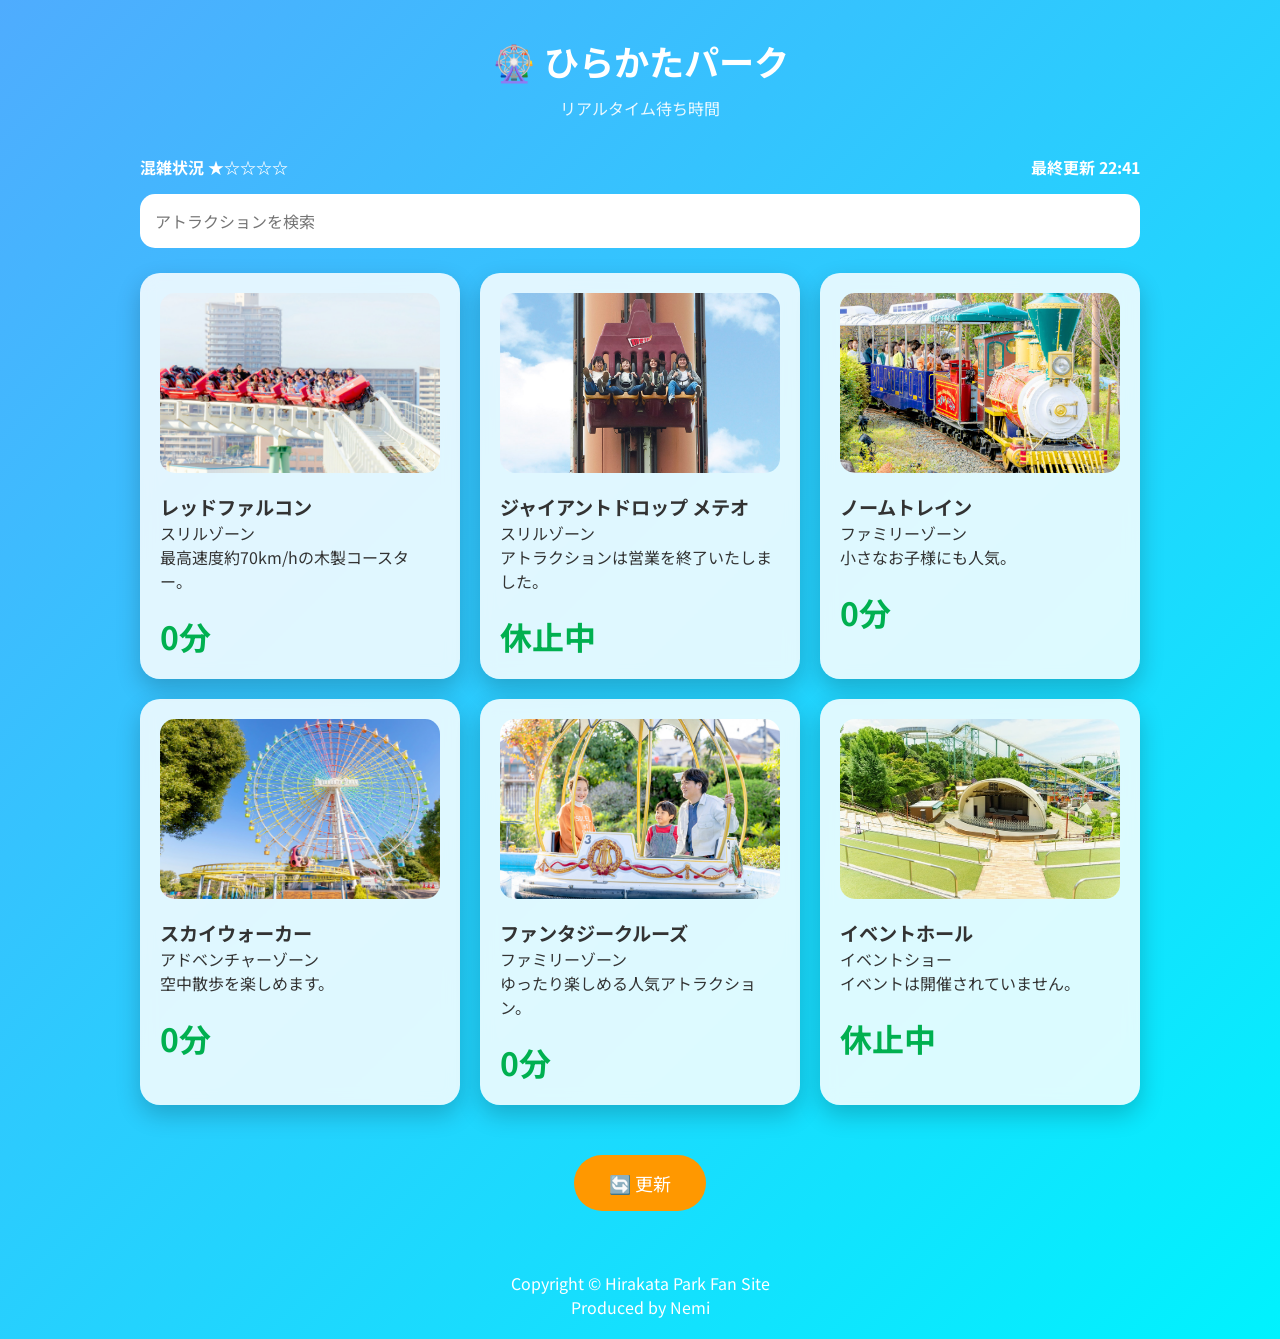
<file: index.html>
<!DOCTYPE html>

<html lang="ja">

<head>

    <meta charset="UTF-8">

    <meta name="theme-color" content="#00a8e8">

    <meta name="viewport" content="width=device-width, initial-scale=1.0">

    <title>ひらかたパーク 待ち時間</title>

    <link rel="stylesheet" href="style.css">

    <link rel="preconnect" href="https://fonts.googleapis.com">

    <link rel="preconnect" href="https://fonts.gstatic.com" crossorigin>

    <link href="https://fonts.googleapis.com/css2?family=Noto+Sans+JP:wght@400;700&display=swap" rel="stylesheet">

    <link rel="manifest" href="manifest.json">

</head>



<body>


    <header>

        <h1>🎡 ひらかたパーク</h1>

        <p>リアルタイム待ち時間</p>

    </header>

    <section class="top">

        <div class="status">

            <span id="crowd">混雑状況：取得中...</span>

            <span id="time">最終更新 --:--</span>

        </div>

        <input type="text" id="search" placeholder="アトラクションを検索">

    </section>

    <main id="list">

        <!-- JavaScriptで生成 -->


    </main>

    <button id="reload">

        🔄 更新

    </button>

    <footer>

        Copyright © Hirakata Park Fan Site <br>
        Produced by Nemi

    </footer>

    <script src="script.js"></script>

    <script>

        if ("serviceWorker" in navigator) {

            window.addEventListener("load", () => {

                navigator.serviceWorker

                    .register("./service-worker.js")

                    .then(registration => {

                        console.log(

                            "Service Worker 登録成功:",

                            registration.scope

                        );

                    })

                    .catch(error => {

                        console.error(

                            "Service Worker 登録失敗:",

                            error

                        );

                    });

            });

        }

    </script>

</body>

</html>
</file>
<file: style.css>
* {

    margin: 0;

    padding: 0;

    box-sizing: border-box;

    font-family: "Noto Sans JP", sans-serif;

}

body {

    background: linear-gradient(135deg, #4facfe, #00f2fe);

    min-height: 100vh;

    color: #333;

}

/* ===========================

   ヘッダー

=========================== */

header {

    text-align: center;

    color: white;

    padding: 35px 20px;

}

header h1 {

    font-size: 2.2rem;

}

header p {

    margin-top: 10px;

    opacity: .9;

}

/* ===========================

   上部エリア

=========================== */

.top {

    width: 90%;

    max-width: 1000px;

    margin: auto;

}

.status {

    display: flex;

    justify-content: space-between;

    margin-bottom: 15px;

    color: white;

    font-weight: bold;

}

#search {

    width: 100%;

    padding: 15px;

    border: none;

    border-radius: 15px;

    outline: none;

    font-size: 16px;

    margin-bottom: 25px;

}

/* ===========================

   アトラクション一覧

=========================== */

#list {

    width: 90%;

    max-width: 1000px;

    margin: auto;

    display: grid;

    grid-template-columns: repeat(auto-fit, minmax(280px, 1fr));

    gap: 20px;

    padding-bottom: 30px;

}

.card {

    background: rgba(255, 255, 255, .85);

    backdrop-filter: blur(8px);

    border-radius: 20px;

    padding: 20px;

    box-shadow: 0 10px 25px rgba(0, 0, 0, .2);

    transition: .3s;

}

.card:hover {

    transform: translateY(-8px);

}

.card h2 {

    font-size: 1.2rem;

}

.area {

    margin-top: 8px;

    color: #666;

}

.wait {

    margin-top: 20px;

    font-size: 2rem;

    font-weight: bold;

}

.green {

    color: #00b050;

}

.yellow {

    color: #f4b400;

}

.red {

    color: #e53935;

}

.closed {

    color: #888;

}

/* ===========================

   更新ボタン

=========================== */

#reload {

    display: block;

    margin: 20px auto 40px;

    padding: 15px 35px;

    border: none;

    border-radius: 50px;

    background: #ff9800;

    color: white;

    font-size: 18px;

    cursor: pointer;

    transition: .3s;

}

#reload:hover {

    transform: scale(1.05);

    background: #fb8c00;

}

/* ===========================

   フッター

=========================== */

footer {

    text-align: center;

    padding: 20px;

    color: white;

}

/* ===========================

   スマホ対応

=========================== */

@media(max-width:700px) {

    .status {

        flex-direction: column;

        gap: 8px;

    }

    header h1 {

        font-size: 1.7rem;

    }

    .wait {

        font-size: 1.7rem;

    }

}

.photo {

    width: 100%;

    height: 180px;

    object-fit: cover;

    border-radius: 15px;

    margin-bottom: 15px;

}
</file>
